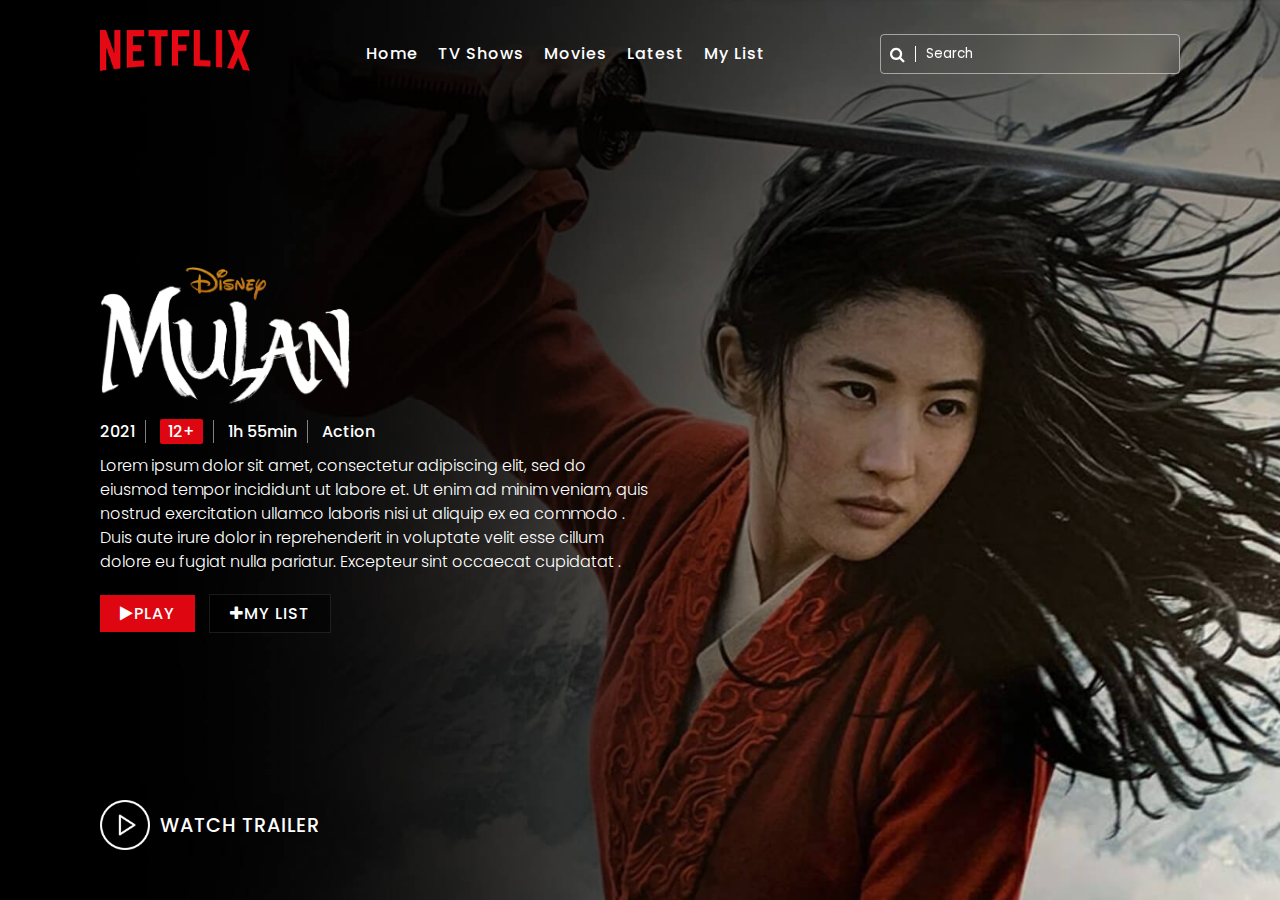
<file: index.html>
<!DOCTYPE html>
<html lang="en">
  <head>
    <meta charset="UTF-8" />
    <meta http-equiv="X-UA-Compatible" content="IE=edge" />
    <meta name="viewport" content="width=device-width, initial-scale=1.0" />
    <!--- Fontawesome -->
    <link
      rel="stylesheet"
      href="https://stackpath.bootstrapcdn.com/font-awesome/4.7.0/css/font-awesome.min.css"
    />

    <!--CSS stylesheet-->
    <link rel="stylesheet" href="style.css" />

    <title>Netflix Landing Page UI</title>
  </head>
  <body>
    <!-- Navbar -->
    <header>
      <a href="#" class="logo"><img src="images/logo.png" /></a>
      <ul class="nav">
        <li><a href="#home">Home</a></li>
        <li><a href="#shop">TV Shows</a></li>
        <li><a href="#new">Movies</a></li>
        <li><a href="#about">Latest</a></li>
        <li><a href="#brands">My List</a></li>
      </ul>
      <div class="search">
        <input type="text" placeholder="Search" />
        <i class="fa fa-search" aria-hidden="true"></i>
      </div>
    </header>
    <!-- Banner -->
    <div class="banner">
      <img src="images/bg.jpg" class="bg" />
      <!-- Banner content -->
      <div class="content">
        <img src="images/name.png" class="movieTitle" />
        <h4>
          <span>2021</span>
          <span><i>12+</i></span>
          <span>1h 55min</span>
          <span>Action</span>
        </h4>
        <p>
          Lorem ipsum dolor sit amet, consectetur adipiscing elit, sed do
          eiusmod tempor incididunt ut labore et. Ut enim ad minim veniam, quis
          nostrud exercitation ullamco laboris nisi ut aliquip ex ea commodo .
          Duis aute irure dolor in reprehenderit in voluptate velit esse cillum
          dolore eu fugiat nulla pariatur. Excepteur sint occaecat cupidatat .
        </p>
        <!-- Buttons -->
        <div class="buttons">
          <a href="#"><i class="fa fa-play" aria-hidden="true"></i>Play</a>
          <a href="#"><i class="fa fa-plus" aria-hidden="true"></i>My List</a>
        </div>
      </div>
      <a class="play"><img src="images/play.png" /> Watch Trailer</a>
    </div>
  </body>
</html>
</file>
<file: style.css>
/* Global styles */
@import url("https://fonts.googleapis.com/css2?family=Poppins:wght@200;300;400;500;600;700;800;900&display=swap");

* {
  margin: 0;
  padding: 0;
  box-sizing: border-box;
  scroll-behavior: smooth;
  scroll-padding-top: 2rem;
  list-style: none;
  text-decoration: none;
  font-family: "Poppins", sans-serif;
  outline: none;
}

body {
  background: #000;
}

/* Header */
header {
  position: absolute;
  top: 0;
  left: 0;
  width: 100%;
  display: flex;
  justify-content: space-between;
  align-items: center;
  padding: 30px 100px;
  z-index: 100;
}

header .logo img {
  max-width: 150px;
}

/* Navbar */
.nav {
  display: flex;
}

.nav li {
  margin: 0 10px;
}

.nav li a {
  color: #fff;
  font-weight: 500;
  letter-spacing: 1px;
}

.nav li:hover a {
  color: #de0611;
}

/* Search-bar */
.search {
  position: relative;
  width: 300px;
  height: 40px;
}

.search input {
  position: absolute;
  top: 0;
  left: 0;
  width: 100%;
  height: 100%;
  color: #fff;
  background: transparent;
  border-radius: 4px;
  padding: 0 10px 0 45px;
  border: 1px solid rgba(255, 255, 255, 0.5);
  backdrop-filter: blur(10px);
}

.search input::placeholder {
  color: #fff;
}

.search .fa-search {
  position: absolute;
  top: 50%;
  transform: translateY(-50%);
  padding-right: 10px;
  color: #fff;
  left: 10px;
  border-right: 1px solid #fff;
}

/* Banner */
.banner {
  position: absolute;
  width: 100%;
  min-height: 100vh;
  padding: 0 100px;
  display: flex;
  justify-content: flex-start;
  align-items: center;
}

.banner .bg {
  position: absolute;
  top: 0;
  left: 0;
  width: 100%;
  height: 100%;
  object-fit: cover;
}

/* Banner-content */
.content {
  position: relative;
  z-index: 1;
  max-width: 550px;
}

.movieTitle {
  max-width: 250px;
}

.banner .content h4 {
  color: rgba(255, 255, 255, 0.5);
  font-weight: 500;
}

.banner .content h4 span {
  padding: 0 10px;
  border-right: 1px solid rgba(255, 255, 255, 0.5);
  color: #fff;
}

.banner .content h4 span:first-child {
  padding-left: 0;
}

.banner .content h4 span:last-child {
  border-right: none;
}

.banner .content h4 span i {
  background: #de0611;
  color: #fff;
  padding: 0 8px;
  display: inline-block;
  font-style: normal;
  border-radius: 2px;
}

.banner .content p {
  font-size: 1em;
  font-weight: 300;
  line-height: 1.5em;
  color: #fff;
  margin: 10px 0 20px;
}

.banner .content .buttons a {
  position: relative;
  display: inline-block;
  margin-right: 10px;
  background: #de0611;
  color: #fff;
  padding: 6px 20px;
  font-weight: 500;
  letter-spacing: 1px;
  text-transform: uppercase;
}

.banner .content .buttons a:nth-child(2) {
  background: rgba(0, 0, 0, 0.5);
  border: 1px solid rgba(255, 255, 255, 0.1);
}

.banner .content .buttons a:hover:nth-child(2) {
  background: #de0611;
}

/* Play-button */
.play {
  position: absolute;
  bottom: 50px;
  left: 100px;
  display: inline-flex;
  justify-content: flex-start;
  align-items: center;
  color: #fff;
  text-transform: uppercase;
  font-weight: 500;
  letter-spacing: 1px;
  font-size: 1.2em;
  cursor: pointer;
}

.play img {
  margin-right: 10px;
  max-width: 50px;
}
</file>
